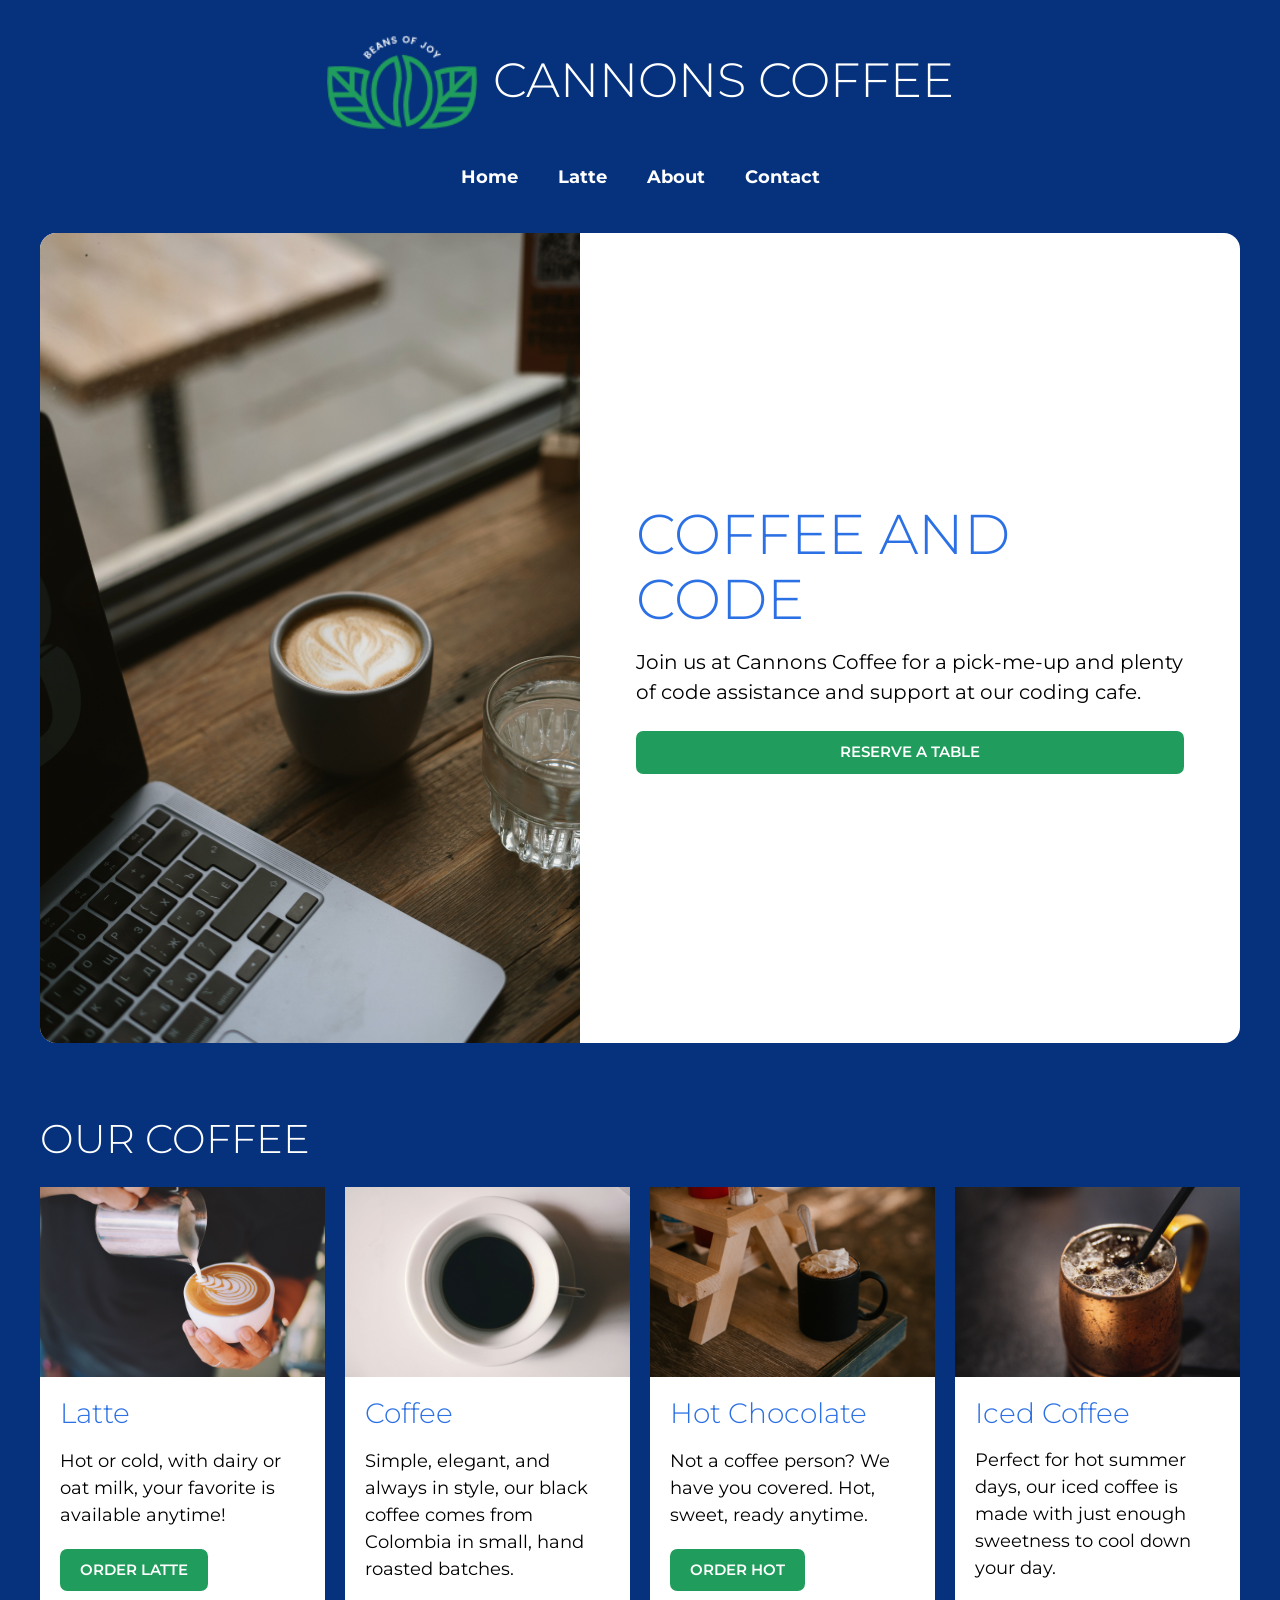
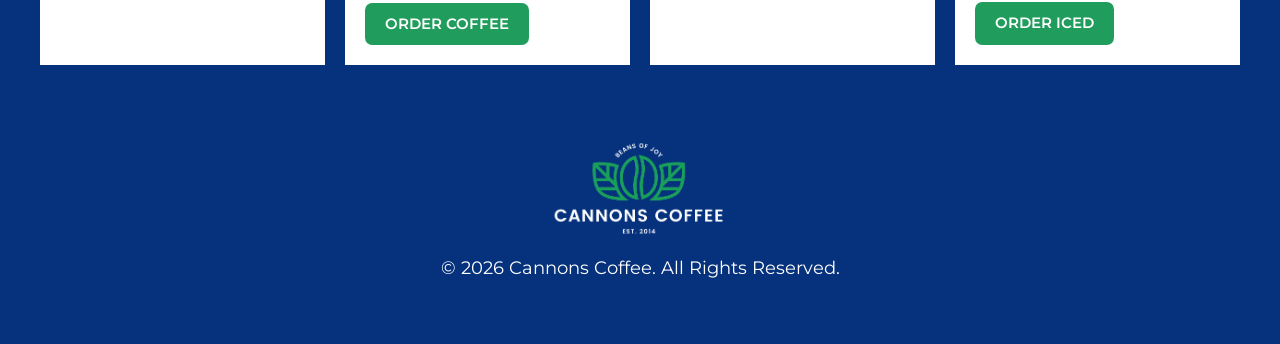
<file: index.html>
<!DOCTYPE html>
<html lang="en">

<head>
    <meta charset="UTF-8">
    <meta name="viewport" content="width=device-width, initial-scale=1.0">
    <title>Document</title>
    <link rel="stylesheet" href="css/styles.css">
</head>

<body>
    <div class="container">
        <header>
          
            <h1>
                <img src="images/logo-nav.png" alt="Cannons Coffee Logo, Beans of Joy" class="logo">
                Cannons Coffee
            </h1>
            
        <nav>
                <ul>
                    <li><a href="index.html">Home</a></li>
                    <li><a href="latte.html">Latte</a></li>
                    <li><a href="https://www.dutchbros.com/">About</a></li>
                    <li>
                        <a href="mailto:jen.lackey26@gmail.com" target="_blank">Contact</a>
                    </li>

                </ul>
            </nav>
        </header>
    <main>
        <section class="opening">
            
            <img 
            src="images/homepage.jpg"
            alt="Laptop with a cup of coffee and a glass of water"
            >

            <div class="opening-text">
                
                <h2>Coffee and Code</h2>
                
                    <p>
                    Join us at Cannons Coffee for a pick-me-up and plenty of code
                    assistance and support at our coding cafe.
                </p>
                
                <a href="https://www.opentable.com/" class="button">
                    Reserve a Table
                </a>
                </div>

        </section>
            
 <section class="coffee-section">
        
        <h2>Our Coffee</h2>
        
    <div class="coffee-cards">     
         
<article class="coffee-card">
    
    <img src="images/lattepage.jpg" 
         alt="Latte in a cup">
    
         

    <div class="card-text">

        <h3>Latte</h3>

        <p> 
        Hot or cold, with dairy or oat milk, your favorite is 
        available anytime!
        </p>

        <a href="http://www.google.com/" class="button">
            Order Latte 
        </a>
    </div>
</article>

<article class="coffee-card">
    <img src="images/imagetwo.jpg"
    alt="Coffee in a cup"
    >

    <div class="card-text">
        <h3>Coffee</h3>
       <p> 
    Simple, elegant, and always in style, our black coffee 
    comes from Colombia in small, hand roasted batches.
       </p> 

       <a href="http://www.google.com/" class="button">
        Order Coffee 
       </a>
    </div>
</article> 

<article class="coffee-card">
    <img 
    src="images/imagethree.jpg"
    alt="Hot Chocolate in a cup with whipped cream"
    >

    <div class="card-text">
        <h3>Hot Chocolate</h3>

         <p>
            Not a coffee person? We have you covered. Hot, sweet, 
            ready anytime.
         </p>

         <a href="http://www.google.com/" class="button">
            Order Hot 
         </a>
    </div>
</article>

<article class="coffee-card">
    <img 
    src="images/imagefour.jpg"
    alt="Iced coffee in a mug with a straw"
    >

    <div class="card-text">
        <h3>Iced Coffee</h3>

        <p> 
           Perfect for hot summer days, our iced coffee is made with 
           just enough sweetness to cool down your day. 
        </p>

        <a href="http://www.google.com/" class="button">
            Order Iced 
        </a>
    </div>
</article>

    </div>
            
  </section>
</main>
        <footer>
            <img 
            src="images/logo-footer.png"
            alt="Cannon Coffee, Beans of Joy! Est. 2014"
            class="footer-logo">

            <p> 
                &copy; 2026 Cannons Coffee. All Rights Reserved.
            </p>
        </footer>
    </div>
</body>

</html>
</file>
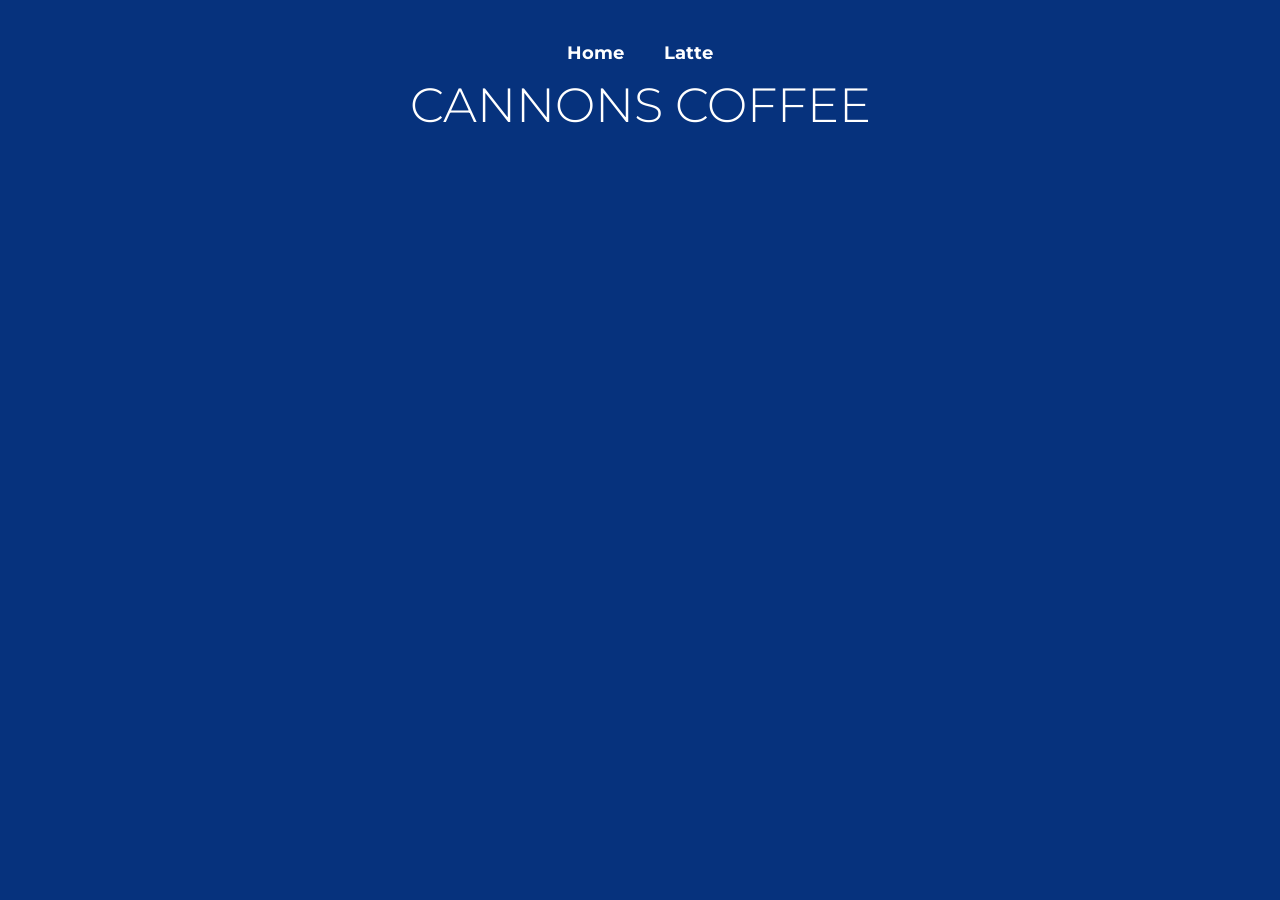
<file: latte.html>
<!DOCTYPE html>
    <html lang="en">

    <head>
        <meta charset="UTF-8">
        <meta name="viewport" content="width=device-width, initial-scale=1.0">
        <title>Document</title>
        <link rel="stylesheet" href="css/styles.css">
    </head>

    <body> 
        <div class="container">
            <nav>
                <ul>
                    <li><a href="index.html">Home</a></li>
                    <li><a href="latte.html">Latte</a></li>
                </ul> 
               
            </nav> 
            
        
            <header>
                <h1>Cannons Coffee</h1>
            </header>
            <main>
            </main>
            <footer>
            </footer> 
        </div>
    </body>

    </html>
</file>
<file: css/styles.css>
@import url('https://fonts.googleapis.com/css2?family=Montserrat:ital,wght@0,100..900;1,100..900&display=swap');

          :root {
            --color-black: #000000;
            --color-catalina: #06327d;
            --color-bluetiful: #2b70e4;
            --color-vegan: #209d5c;
            --color-sunglow: #ffd034;
            --color-white: #ffffff;
            --color-light-blue: #cadbf8;
            --font-main: 'Montserrat', sans-serif;
          }

          html {
            box-sizing: border-box;
          }


          *,
          *::before,
          *::after {
            box-sizing: inherit;
          }

          body {
            font-family: var(--font-main);
            font-size: 1.125rem;
            line-height: 1.5;
            color: var(--color-black);
            background-color: var(--color-catalina);
            padding: 20px;
            margin: 0;
          } 

          img { 
            display: block;
            max-width: 100%;
            height: auto;
          }
         
          header { 
            padding-bottom: 2rem;
          }

          h1 {
            display: flex;
            justify-content: center;
            align-items: center;
            gap: 1rem;
            font-size: 2rem;
            line-height: 1.1667;
            font-weight: 300;
            text-transform: uppercase;
            margin: 0 0 1.5rem;
            color: var(--color-white);
            white-space: nowrap;
          }

          h2 {
            font-size: 2.5rem;
            line-height: 1.1667;
            font-weight: 300;
            text-transform: uppercase;
            margin-bottom: 1.5rem;
            color: var(--color-bluetiful);
          }

          h3 {
            font-size: 1.75rem;
            line-height: 1.1667;
            font-weight: 300;
            margin-bottom: 1rem;
          }

        .container {
          max-width: 1200px;
          margin: 0 auto; 
        }

          nav ul {
           display: flex;
           flex-wrap: wrap;
           justify-content: center;
           list-style: none;
           margin: 0;
           padding: 0;
           gap: 10px;
          }

          nav li {
            display: inline-block;
          }

          nav a {
            display: inline-block;
            padding: 10px 15px;
            color: var(--color-white);
            font-family: var(--font-main);
            font-weight: bold;
            text-decoration: none;
          }
          
          nav a:hover,
          nav a:focus {
          color: var(--color-catalina);
          background-color: var(--color-sunglow);
          } 
          
          .logo {
            width: 75px;
            height: auto;
          }

.button,
a.button {
    display: inline-block;
    padding: 0.75rem 1.25rem;
    border: 0;
    border-radius: 0.45rem;
    background-color: var(--color-vegan);
    color: var(--color-white);
    font-family: var(--font-main);
    font-size: 0.95rem;
    font-weight: 600;
    line-height: 1.2;
    text-align: center;
    text-decoration: none;
    text-transform: uppercase;
}

.button:hover,
.button:focus {
  color: var(--color-catalina);
  background-color: var(--color-sunglow);
}

footer {
  padding: 2rem 1rem;
  color: var(--color-white);
  text-align: center;
}

.footer-logo {
  width: 180px;
  margin: 0 auto 1rem;
}

footer p {
  margin: 0;
}

  .opening { 
    background-color: var(--color-white);
    overflow: hidden;
    border-radius: 1rem;
  }

  .opening-text { 
    padding: 2rem 1.5rem;
  }

  .opening h2 { 
    margin: 0 0 1rem;
    color: var(--color-bluetiful);
    font-size: 2.5rem;
    font-weight: 300;
    line-height: 1.15;
    text-transform: uppercase;
  }

  .opening p { 
    margin: 0 0 1.5rem;
  }

  .opening img { 
   width: 100%;
   height: 300px;
   object-fit: cover; 
  }

  .coffee-section { 
    padding-top: 40px;
    padding-bottom: 40px;
  }
  .coffee-section h2 { 
    color: var(--color-white);
  }
  .coffee-cards {
    display: grid;
    gap: 20px;
  }
  .coffee-card {
    background-color: var(--color-white);
  }
  .coffee-card img {
    display: block;
    width:100%;
    height: auto;
  }
  .card-text {
    padding: 20px;
  }
  .card-text h3 {
    margin-top: 0;
    color: var(--color-bluetiful);
  }
  .card-text p {
    margin-bottom: 20px;
  }


@media (min-width: 650px) {
  h1 { 
    display: flex;
    align-items: center;
    gap: 1rem;
    font-size: 2.5rem;
  }

  .logo {
    width: 150px;
    margin-bottom: 0;
  }

  header {
    text-align: center;
  }

  nav ul {
    display: flex;
    justify-content: center;
    flex-wrap: wrap;
    list-style: none;
    margin: 0;
    padding: 0;
    gap: 10px;
  }

  .opening { 
    display:grid;
    grid-template-columns: 1fr 1fr;
    align-items: stretch;
  } 

  .opening-text { 
    display: flex;
    flex-direction: column;
    justify-content: center;
    padding: 2.5rem;
  }

  .opening img { 
    height: 100%;
    min-height: 450px;
  }

  .coffee-cards {
    grid-template-columns: 1fr 1fr;
  }
}

@media (min-width: 1000px) { 
  body {
    padding: 30px;
  }
  
  h1 {
   font-size: 3rem;
  }

  .opening { 
    grid-template-columns: 45% 55%;
  }

  .opening-text { 
    padding: 3.5rem;
  }

  .opening h2 {
    font-size: 3.5rem;
  }

  .opening p {
    font-size: 1.25rem;
  }

  .coffee-cards {
    grid-template-columns: repeat(4, 1fr);
  }
}
</file>
